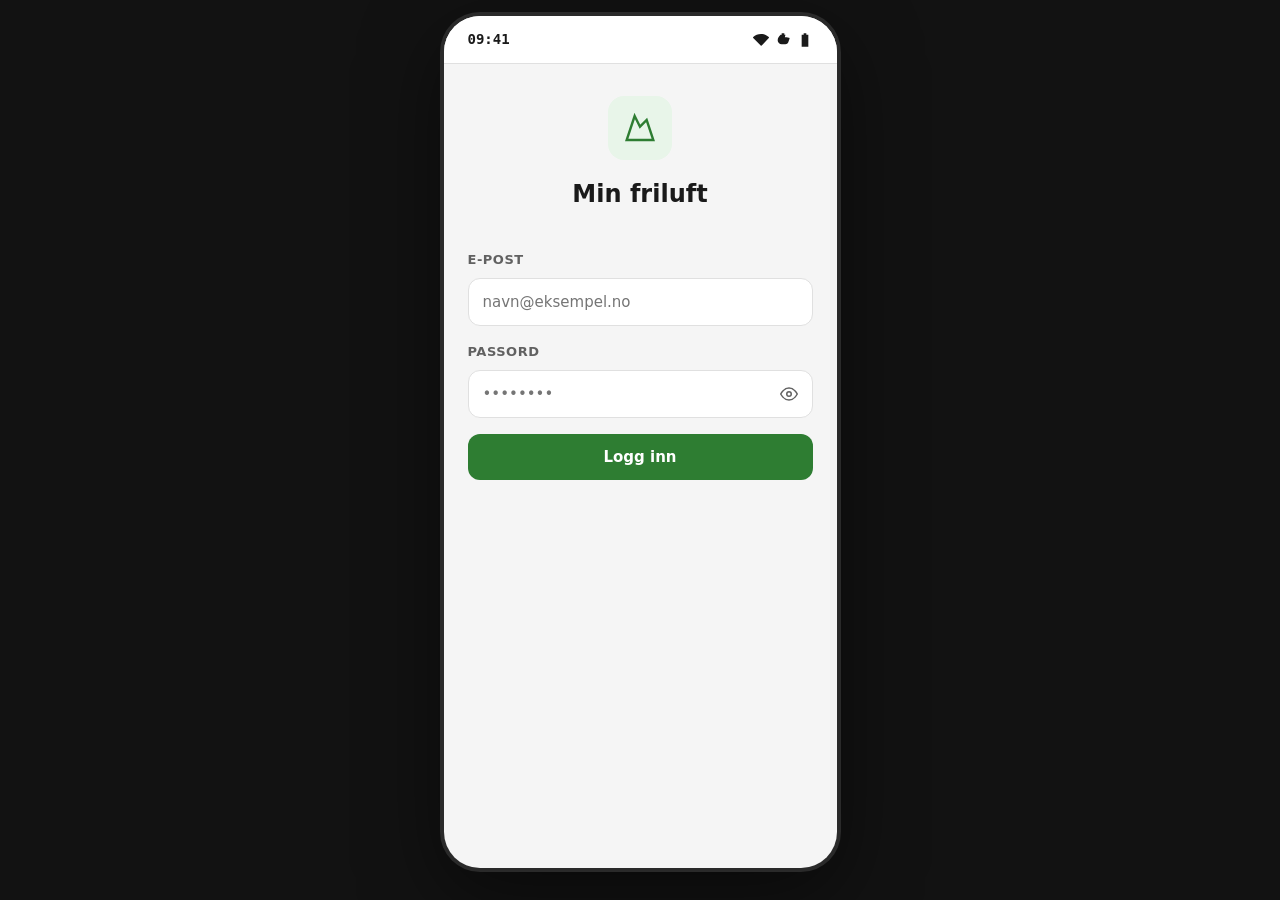
<file: index.html>
<!doctype html>
<html lang="nb">
  <head>
    <meta charset="UTF-8" />
    <meta name="viewport" content="width=device-width, initial-scale=1.0" />
    <title>Min friluft</title>
    <link rel="stylesheet" href="css/style.css" />
  </head>
  <body>
    <main id="app"></main>

    <script src="js/model.js"></script>
    <script src="js/common.js"></script>

    <script src="js/loginPageView.js"></script>
    <script src="js/loginPageController.js"></script>
    <script src="js/tripsPageView.js"></script>
    <script src="js/tripsPageController.js"></script>
    <script src="js/notesPageView.js"></script>
    <script src="js/notesPageController.js"></script>
    <script src="js/searchPageView.js"></script>
    <script src="js/searchPageController.js"></script>
    <script src="js/settingsPageView.js"></script>
    <script src="js/settingsPageController.js"></script>

    <script>
      // BRUKERHANDLING → CONTROLLER → MODELLENDRING → updateView() → NY HTML
      function updateView() {
        if (model.app.currentPage === "loginPage") {
          updateViewLoginPage();
        } else if (model.app.currentPage === "tripsPage") {
          updateViewTripsPage();
        } else if (model.app.currentPage === "tripViewPage") {
          updateViewTripViewPage();
        } else if (model.app.currentPage === "newTripPage") {
          updateViewNewTripPage();
        } else if (model.app.currentPage === "editTripPage") {
          updateViewEditTripPage();
        } else if (model.app.currentPage === "notesPage") {
          updateViewNotesPage();
        } else if (model.app.currentPage === "editNotePage") {
          updateViewEditNotesPage();
        } else if (model.app.currentPage === "noteViewPage") {
          updateViewNoteViewPage();
        } else if (model.app.currentPage === "searchPage") {
          updateViewSearchPage();
        } else if (model.app.currentPage === "settingsPage") {
          updateViewSettingsPage();
        }
      }

      updateView();
    </script>
  </body>
</html>
</file>
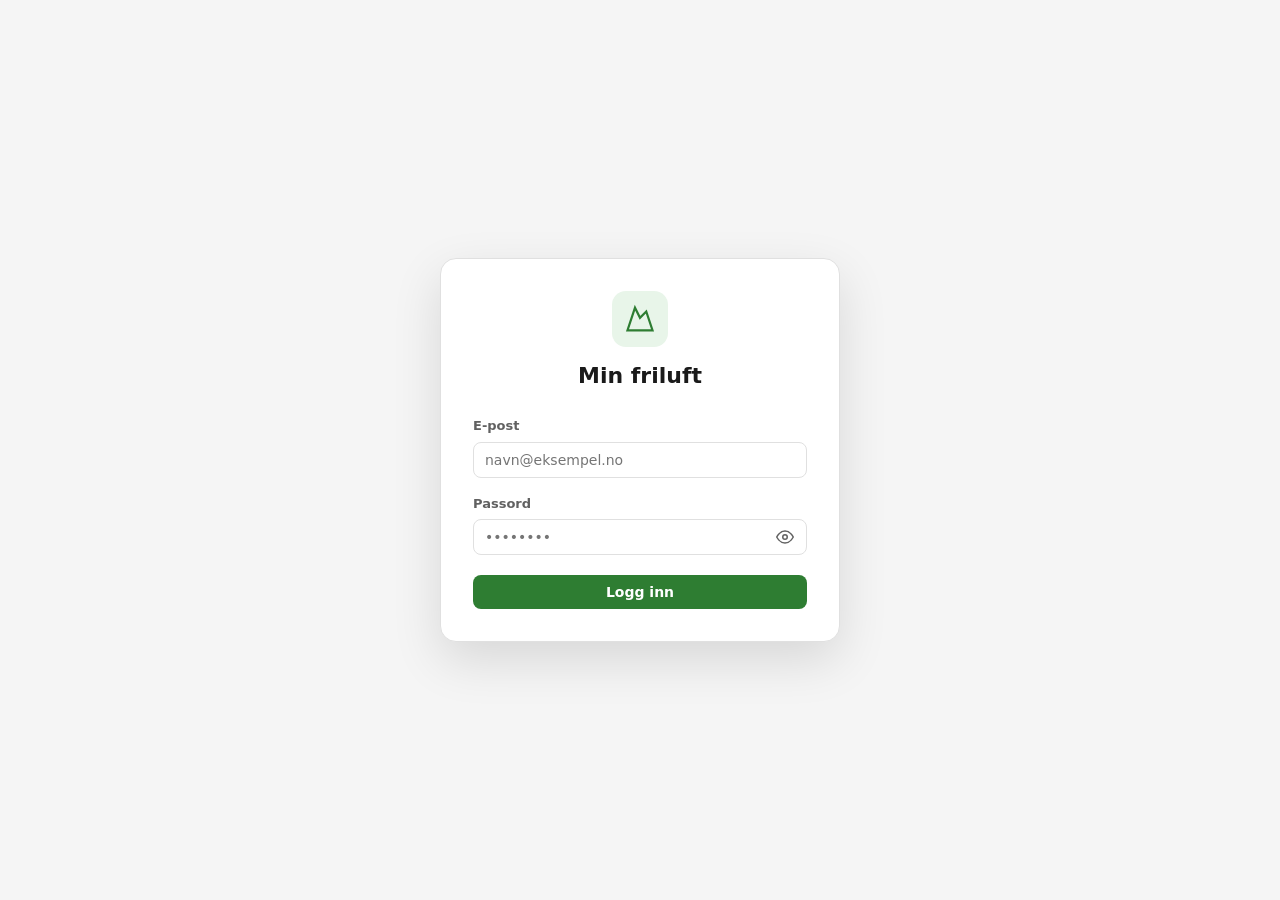
<file: index-desktop.html>
<!doctype html>
<html lang="nb">
  <head>
    <meta charset="UTF-8" />
    <meta name="viewport" content="width=device-width, initial-scale=1.0" />
    <title>Min friluft – desktop</title>
    <link rel="stylesheet" href="css/desktop.css" />
  </head>
  <body>
    <main id="app"></main>

    <script src="js/model.js"></script>
    <script src="js/common.js"></script>

    <script src="js/desktopPageView.js"></script>
    <script src="js/desktopPageController.js"></script>

    <script>
      // BRUKERHANDLING → CONTROLLER → MODELLENDRING → updateView() → NY HTML
      function updateView() {
        if (model.app.currentPage === "loginPage") {
          updateViewDesktopLoginPage();
        } else if (model.app.currentPage === "homePage") {
          updateViewDesktopHomePage();
        } else if (model.app.currentPage === "tripsPage") {
          updateViewDesktopTripsPage();
        } else if (model.app.currentPage === "tripViewPage") {
          updateViewDesktopTripViewPage();
        } else if (model.app.currentPage === "newTripPage") {
          updateViewDesktopNewTripPage();
        } else if (model.app.currentPage === "editTripPage") {
          updateViewDesktopEditTripPage();
        } else if (model.app.currentPage === "notesPage") {
          updateViewDesktopNotesPage();
        } else if (model.app.currentPage === "noteViewPage") {
          updateViewDesktopNoteViewPage();
        } else if (model.app.currentPage === "newNotePage") {
          updateViewDesktopNewNotePage();
        } else if (model.app.currentPage === "editNotePage") {
          updateViewDesktopEditNotePage();
        } else if (model.app.currentPage === "searchPage") {
          updateViewDesktopSearchPage();
        } else if (model.app.currentPage === "settingsPage") {
          updateViewDesktopSettingsPage();
        }
      }

      updateView();
    </script>
  </body>
</html>
</file>
<file: css/style.css>
/* ==========================================================================
   Min friluft – stylesheet

   Struktur:
   1. Tokens
   2. Reset og grunnleggende body
   3. Skall (phone-frame, status-bar, topptekst, bunnnavigasjon)
   4. Felles komponenter (kort, knapper, chips, mikrofon, dialoger)
   5. Sidespesifikke regler (scope: .page-<skjerm>)
   ========================================================================== */

/* 1. Tokens ================================================================ */

:root {
  --bg: #f5f5f5;
  --surface: #ffffff;
  --fg: #1a1a1a;
  --muted: #616161;
  --border: #e0e0e0;
  --accent: #2e7d32;
  --accent-dark: #1b5e20;
  --accent-soft: #e8f5e9;
  --danger: #c62828;
  --danger-dark: #b71c1c;
  --danger-soft: #ffebee;
  --font-display: "Inter", system-ui, -apple-system, sans-serif;
  --font-body: "Inter", system-ui, -apple-system, sans-serif;
  --font-mono: "JetBrains Mono", ui-monospace, monospace;
  --radius: 12px;
}

/* 2. Reset og grunnleggende body ============================================ */

*,
*::before,
*::after {
  box-sizing: border-box;
}

body {
  margin: 0;
  background: #121212;
  color: var(--fg);
  font-family: var(--font-body);
  font-size: 16px;
  line-height: 1.5;
  -webkit-font-smoothing: antialiased;
  /* min-height + safe center: er vinduet lavere enn telefonrammen,
     kan brukeren rulle siden istedenfor at bunnen blir klippet bort. */
  min-height: 100vh;
  overflow: auto;
  display: flex;
  justify-content: safe center;
  padding: 16px;
}

:focus-visible {
  outline: 2px solid var(--accent);
  outline-offset: 2px;
}

/* 3. Skall ================================================================= */

/* Telefonramme */
.phone-frame {
  width: 393px;
  height: 852px;
  background: var(--bg);
  border-radius: 36px;
  overflow: hidden;
  position: relative;
  display: flex;
  flex-direction: column;
  box-shadow:
    0 0 0 4px #2a2a2a,
    0 24px 80px rgba(0, 0, 0, 0.5);
}

/* Statuslinje */
.status-bar {
  height: 48px;
  flex-shrink: 0;
  background: var(--surface);
  display: flex;
  align-items: center;
  justify-content: space-between;
  padding: 0 24px;
  font-size: 14px;
  font-weight: 600;
  border-bottom: 1px solid var(--border);
}

.status-bar .time {
  font-family: var(--font-mono);
}

.status-icons {
  display: flex;
  gap: 6px;
  align-items: center;
}

/* SVG-ikoner */
.svg-display {
    display: inline-block;
    background-color: currentColor;
}

.svg-size-16 {
    width: 16px;
    height: 16px;
}

.svg-size-18 {
    width: 18px;
    height: 18px;
}

.svg-size-20 {
    width: 20px;
    height: 20px;
}

.svg-size-24 {
  width: 24px;
  height: 24px;
}
.status-icons span {
  display: flex;
  gap: 6px;
  align-items: center;
}

.svg-wifi {
    mask: url("../svg/wifi.svg") center / contain no-repeat;
    -webkit-mask: url("../svg/wifi.svg") center / contain no-repeat;
}

.svg-5g {
    mask: url("../svg/5g.svg") center / contain no-repeat;
    -webkit-mask: url("../svg/5g.svg") center / contain no-repeat;
}

.svg-battery {
    mask: url("../svg/battery.svg") center / contain no-repeat;
    -webkit-mask: url("../svg/battery.svg") center / contain no-repeat;
}


/* Topptekst: standard er blokk-varianten (tittel + valgfri undertekst) */
.app-header {
  background: var(--surface);
  padding: 16px 20px 12px;
  flex-shrink: 0;
  border-bottom: 1px solid var(--border);
}

.app-header h1 {
  font-size: 22px;
  font-weight: 700;
  margin: 0 0 4px;
}

.app-header p {
  color: var(--muted);
  font-size: 13px;
  margin: 0;
}

/* Topptekst med tilbakeknapp / handlinger i samme rad */
.app-header--actions {
  display: flex;
  align-items: center;
  gap: 8px;
  padding: 12px 16px;
}

.app-header--actions h1 {
  font-size: 18px;
  font-weight: 600;
  margin: 0;
}

.app-header--compact {
  display: flex;
  align-items: center;
  gap: 12px;
  padding: 12px 20px;
}

.app-header--compact h1 {
  font-size: 18px;
  font-weight: 600;
  margin: 0;
}

.back-btn {
  width: 44px;
  height: 44px;
  display: grid;
  place-items: center;
  cursor: pointer;
  border-radius: 50%;
  transition: background 0.15s;
  flex-shrink: 0;
  margin-left: -4px;
  text-decoration: none;
  color: inherit;
}

.back-btn:hover {
  background: var(--bg);
}

.svg-back {
    display: inline-block;
    width: 20px;
    height: 20px;

    background-color: currentColor;

    mask: url("../svg/back.svg") center / contain no-repeat;
    -webkit-mask: url("../svg/back.svg") center / contain no-repeat;
}

.header-actions {
  display: flex;
  gap: 8px;
  margin-left: auto;
}

.icon-btn {
  width: 44px;
  height: 44px;
  display: grid;
  place-items: center;
  cursor: pointer;
  border-radius: 50%;
  transition: background 0.15s;
  background: none;
  border: none;
}

.icon-btn:hover {
  background: var(--bg);
}

.icon-btn svg {
  width: 20px;
  height: 20px;
  color: var(--fg);
}

.svg-edit {
    mask: url("../svg/edit.svg") center / contain no-repeat;
    -webkit-mask: url("../svg/edit.svg") center / contain no-repeat;
}

.svg-dots {
    mask: url("../svg/dots.svg") center / contain no-repeat;
    -webkit-mask: url("../svg/dots.svg") center / contain no-repeat;
}

.svg-duplicate {
    mask: url("../svg/duplicate.svg") center / contain no-repeat;
    -webkit-mask: url("../svg/duplicate.svg") center / contain no-repeat;
}

.svg-trash {
    mask: url("../svg/trash.svg") center / contain no-repeat;
    -webkit-mask: url("../svg/trash.svg") center / contain no-repeat;
}

/* Rullbart innhold */
.content {
  flex: 1;
  min-height: 0;
  overflow-y: auto;
  padding: 16px 20px 100px;
}

.section-title {
  font-size: 13px;
  font-weight: 600;
  color: var(--muted);
  text-transform: uppercase;
  letter-spacing: 0.05em;
  margin: 0 0 12px;
}

.empty-text {
  font-size: 14px;
  color: var(--muted);
  margin: 0 0 12px;
}

/* Bunnnavigasjon */
.bottom-nav {
  position: absolute;
  bottom: 0;
  left: 0;
  right: 0;
  height: 72px;
  background: var(--surface);
  border-top: 1px solid var(--border);
  display: flex;
  justify-content: space-around;
  align-items: center;
  padding-bottom: 8px;
  flex-shrink: 0;
}

.nav-item {
  display: flex;
  flex-direction: column;
  align-items: center;
  gap: 4px;
  color: var(--muted);
  text-decoration: none;
  font-size: 11px;
  cursor: pointer;
}

.nav-item.active {
  color: var(--accent);
}

.nav-item span {
  font-weight: 500;
}

.bottom-nav :focus-visible {
  outline-offset: -4px;
}

.svg-home {
  mask: url("../svg/home.svg") center / contain no-repeat;
  -webkit-mask: url("../svg/home.svg") center / contain no-repeat;
}

.svg-notes {
  mask: url("../svg/notes.svg") center / contain no-repeat;
  -webkit-mask: url("../svg/notes.svg") center / contain no-repeat;
}

.svg-search {
  mask: url("../svg/search.svg") center / contain no-repeat;
  -webkit-mask: url("../svg/search.svg") center / contain no-repeat;
}

.svg-settings {
  mask: url("../svg/settings.svg") center / contain no-repeat;
  -webkit-mask: url("../svg/settings.svg") center / contain no-repeat;
}

/* Flyteknapp */
 .floating-action {
  position: absolute;
  bottom: 108px;
  right: 20px;
  width: 56px;
  height: 56px;
  background: var(--accent);
  border-radius: 50%;
  display: grid;
  place-items: center;
  box-shadow: 0 4px 16px rgba(46, 125, 50, 0.35);
  cursor: pointer;
}

.svg-float{
  width: 56px;
  height: 56px;
  background-color: white;

  mask: url("../svg/float.svg") center / contain no-repeat;
  -webkit-mask: url("../svg/float.svg") center / contain no-repeat;
}

/* 4. Felles komponenter ==================================================== */

/* Turkort */
.trip-list {
  display: flex;
  flex-direction: column;
  gap: 12px;
}

.trip-card {
  background: var(--surface);
  border-radius: var(--radius);
  padding: 16px;
  border: 1px solid var(--border);
}

.trip-card-header {
  display: flex;
  justify-content: space-between;
  align-items: flex-start;
  margin-bottom: 8px;
}

.trip-type {
  font-size: 12px;
  font-weight: 600;
  color: var(--accent);
  text-transform: uppercase;
  letter-spacing: 0.04em;
  font-family: var(--font-mono);
}

.trip-date {
  font-size: 12px;
  color: var(--muted);
  font-family: var(--font-mono);
}

.trip-card h3 {
  font-size: 16px;
  font-weight: 600;
  margin: 0 0 4px;
}

.trip-card .location {
  font-size: 13px;
  color: var(--muted);
  display: flex;
  align-items: center;
  gap: 4px;
  margin: 0 0 10px;
}

.trip-card .location svg {
  width: 14px;
  height: 14px;
}

.svg-geotag {
    display: inline-block;
    width: 14px;
    height: 14px;
    background-color: currentcolor;

    mask: url("../svg/geotag.svg") center / contain no-repeat;
    -webkit-mask: url("../svg/geotag.svg") center / contain no-repeat;
}


.trip-images {
  display: flex;
  gap: 8px;
}

.img-placeholder {
  width: 64px;
  height: 64px;
  background: linear-gradient(135deg, var(--accent-soft), #f0f0f0);
  border-radius: 8px;
  border: 1px solid var(--border);
  display: flex;
  align-items: center;
  justify-content: center;
  font-size: 10px;
  color: var(--muted);
  font-family: var(--font-mono);
}

.trip-preview {
  font-size: 13px;
  color: var(--muted);
  margin: 10px 0 0;
  line-height: 1.5;
}

/* Etiketter */
.tag {
  display: inline-flex;
  align-items: center;
  padding: 3px 8px;
  border: 1px solid var(--border);
  border-radius: 12px;
  font-size: 11px;
  color: var(--muted);
}

/* Knapper */
.btn {
  flex: 1;
  padding: 14px 20px;
  border-radius: var(--radius);
  font-size: 15px;
  font-weight: 600;
  font-family: var(--font-body);
  cursor: pointer;
  transition: all 0.15s;
  border: none;
}

.btn-secondary {
  background: var(--surface);
  color: var(--fg);
  border: 1px solid var(--border);
}

.btn-secondary:hover {
  border-color: var(--fg);
}

.btn-primary {
  background: var(--accent);
  color: white;
}

.btn-primary:hover {
  background: var(--accent-dark);
}

.btn:active {
  transform: scale(0.98);
}

/* Bunnbar med knapper */
.btn-group,
.action-bar {
  flex: none;
  display: flex;
  gap: 12px;
  padding: 12px 16px calc(12px + env(safe-area-inset-bottom, 0px));
  background: var(--surface);
  border-top: 1px solid var(--border);
}

/* Chips */
.chip {
  display: inline-flex;
  align-items: center;
  padding: 6px 12px;
  border: 1px solid var(--border);
  border-radius: 20px;
  font-size: 13px;
  font-weight: 500;
  color: var(--muted);
  background: var(--surface);
  cursor: pointer;
  user-select: none;
  transition: all 0.15s;
}

.chip.selected {
  background: var(--accent-soft);
  border-color: var(--accent);
  color: var(--accent);
}

.page-note-form .chip:active {
  opacity: 0.7;
}

.tag-chips {
  display: flex;
  gap: 8px;
  flex-wrap: wrap;
}

/* Mikrofonknapp */
.textarea-wrap {
  position: relative;
}

.textarea-wrap .textarea,
.textarea-wrap textarea {
  padding-right: 52px;
}

.mic-btn {
  position: absolute;
  right: 8px;
  bottom: 8px;
  width: 36px;
  height: 36px;
  display: grid;
  place-items: center;
  border: 1px solid var(--border);
  border-radius: 50%;
  background: var(--surface);
  color: var(--muted);
  cursor: pointer;
  transition: all 0.15s;
}

.mic-btn svg {
  width: 18px;
  height: 18px;
}

.mic-btn:hover {
  color: var(--accent);
  border-color: var(--accent);
}

.mic-btn.recording {
  background: var(--accent);
  border-color: var(--accent);
  color: #fff;
  animation: mic-pulse 1.2s ease-in-out infinite;
}

.mic-btn.unavailable {
  opacity: 0.4;
  cursor: not-allowed;
}

.mic-status {
  font-size: 12px;
  color: var(--muted);
}

@keyframes mic-pulse {
  0%,
  100% {
    box-shadow: 0 0 0 0 rgba(46, 125, 50, 0.45);
  }
  50% {
    box-shadow: 0 0 0 8px rgba(46, 125, 50, 0);
  }
}

/* 5. Sidespesifikke regler ================================================= */

/* --- Oversikt (index.html) ------------------------------------------------ */

.page-index {
  height: auto;
  min-height: 100vh;
  overflow: auto;
  background: var(--bg);
  display: block;
}

.page-index .container {
  max-width: 480px;
  margin: 0 auto;
  padding: 24px 16px;
}

.page-index .header {
  text-align: center;
  padding: 40px 0 32px;
}

.page-index .header h1 {
  font-size: 24px;
  font-weight: 600;
  margin: 0 0 8px;
}

.page-index .header p {
  color: var(--muted);
  font-size: 14px;
  margin: 0;
}

.screen-grid {
  display: flex;
  flex-direction: column;
  gap: 12px;
}

.screen-card {
  display: block;
  background: var(--surface);
  border: 1px solid var(--border);
  border-radius: var(--radius);
  padding: 20px;
  text-decoration: none;
  color: inherit;
  transition:
    border-color 0.15s,
    box-shadow 0.15s;
}

.screen-card:hover {
  border-color: var(--accent);
  box-shadow: 0 2px 8px rgba(0, 0, 0, 0.06);
}

.screen-card-inner {
  display: flex;
  align-items: center;
  gap: 16px;
}

.screen-icon {
  width: 48px;
  height: 48px;
  background: var(--accent-soft);
  border-radius: 10px;
  display: grid;
  place-items: center;
  flex-shrink: 0;
}

.screen-icon svg {
  width: 24px;
  height: 24px;
  color: var(--accent);
}

.screen-info h2 {
  font-size: 16px;
  font-weight: 600;
  margin: 0 0 4px;
}

.screen-info p {
  font-size: 13px;
  color: var(--muted);
  margin: 0;
}

.screen-arrow {
  margin-left: auto;
  color: var(--muted);
}

.wireframe-note {
  text-align: center;
  padding: 16px;
  color: var(--muted);
  font-size: 12px;
  font-family: var(--font-mono);
}

/* --- Hjem ---------------------------------------------------------------- */

.page-home .app-header h1 {
  margin: 0;
}

.page-home .app-header {
  padding: 16px 20px 12px;
}

/* --- Søk ----------------------------------------------------------------- */

.page-search .app-header h1 {
  margin: 0 0 12px;
}

.search-box {
  display: flex;
  align-items: center;
  gap: 10px;
  background: var(--bg);
  border: 1px solid var(--border);
  border-radius: 24px;
  padding: 10px 16px;
}

.search-box svg {
  width: 20px;
  height: 20px;
  color: var(--muted);
  flex-shrink: 0;
}



.search-box input {
  flex: 1;
  border: none;
  background: transparent;
  font: inherit;
  font-size: 15px;
  color: var(--fg);
  outline: none;
  appearance: none;
}

/* Skjul nettleserens egen nullstillingsknapp på type="search" */
.search-box input::-webkit-search-cancel-button,
.search-box input::-webkit-search-decoration {
  appearance: none;
  display: none;
}

.search-box input::placeholder {
  color: var(--muted);
}

.search-btn {
  flex-shrink: 0;
  width: 36px;
  height: 36px;
  display: grid;
  place-items: center;
  border: none;
  border-radius: 50%;
  background: var(--accent);
  cursor: pointer;
  transition: background 0.15s;
}

.search-btn:hover {
  background: var(--accent-dark);
}

.search-btn:active {
  transform: scale(0.94);
}

.search-btn svg {
  width: 18px;
  height: 18px;
  color: #fff;
  flex-shrink: 0;
}

.svg-arrow {
    display: inline-block;
    width: 18px;
    height: 18px;
    background-color: white;
  
    mask: url("../svg/arrow.svg") center / contain no-repeat;
    -webkit-mask: url("../svg/arrow.svg") center / contain no-repeat;  
}


/* Kun for skjermlesere */
.sr-only {
  position: absolute;
  width: 1px;
  height: 1px;
  padding: 0;
  margin: -1px;
  overflow: hidden;
  clip: rect(0, 0, 0, 0);
  white-space: nowrap;
  border: 0;
}

.filter-section {
  margin-bottom: 20px;
}

.filter-title {
  font-size: 13px;
  font-weight: 600;
  color: var(--muted);
  text-transform: uppercase;
  letter-spacing: 0.05em;
  margin: 0 0 10px;
}

.filter-chips {
  display: flex;
  flex-wrap: wrap;
  gap: 8px;
}

.filter-row {
  display: flex;
  gap: 12px;
}

.filter-field {
  flex: 1;
  min-width: 0;
}

.filter-select {
  width: 100%;
  padding: 10px 32px 10px 12px;
  border: 1px solid var(--border);
  border-radius: 10px;
  background: var(--surface);
  color: var(--fg);
  font-family: var(--font-body);
  font-size: 14px;
  cursor: pointer;
  appearance: none;
  background-image: url("data:image/svg+xml,%3Csvg xmlns='http://www.w3.org/2000/svg' width='16' height='16' viewBox='0 0 24 24' fill='none' stroke='%23616161' stroke-width='2'%3E%3Cpath d='M6 9l6 6 6-6'/%3E%3C/svg%3E");
  background-repeat: no-repeat;
  background-position: right 10px center;
  transition: border-color 0.15s;
}

.filter-select:focus {
  outline: none;
  border-color: var(--accent);
}

.filter-chip {
  padding: 11px 16px;
  min-height: 44px;
  border: 1px solid var(--border);
  border-radius: 22px;
  font-family: var(--font-body);
  font-size: 13px;
  font-weight: 500;
  color: var(--fg);
  cursor: pointer;
  transition: all 0.15s;
  background: var(--surface);
}

.filter-chip:active {
  transform: scale(0.97);
}

.filter-chip:hover {
  border-color: var(--accent);
}

.filter-chip.active {
  background: var(--accent-soft);
  border-color: var(--accent);
  color: var(--accent);
}

.results-title {
  font-size: 13px;
  font-weight: 600;
  color: var(--muted);
  text-transform: uppercase;
  letter-spacing: 0.05em;
  margin: 0 0 12px;
}

.results-count {
  font-size: 13px;
  color: var(--muted);
  margin: 0 0 16px;
}

.page-search .trip-card-header {
  align-items: center;
  margin-bottom: 6px;
}

.page-search .trip-date {
  font-size: 11px;
}

.page-search .trip-card .location {
  margin: 0;
}

.page-search .trip-card .location svg {
  width: 12px;
  height: 12px;
}

.match-highlight {
  background: var(--accent-soft);
  padding: 0 2px;
  border-radius: 2px;
}

/* --- Notater (tur-logg.html) --------------------------------------------- */

.note-card {
  background: var(--surface);
  border: 1px solid var(--border);
  border-radius: var(--radius);
  padding: 16px;
  margin-bottom: 12px;
}

/* Notatloggen: kortene er lenker til notat-detaljer.html */
a.note-card {
  display: block;
  text-decoration: none;
  color: inherit;
  transition: all 0.15s;
}

a.note-card:hover {
  border-color: var(--accent);
  box-shadow: 0 4px 14px rgba(46, 125, 50, 0.1);
}

.note-card-header {
  display: flex;
  justify-content: space-between;
  align-items: flex-start;
  margin-bottom: 8px;
}

.note-date {
  font-size: 12px;
  color: var(--muted);
  font-family: var(--font-mono);
}

.note-card h2 {
  font-size: 16px;
  font-weight: 600;
  margin: 0 0 8px;
}

.note-card p {
  font-size: 14px;
  color: var(--muted);
  margin: 0;
  line-height: 1.55;
}

.note-card .tags {
  display: flex;
  gap: 6px;
  margin-top: 10px;
  flex-wrap: wrap;
}

/* --- Registrer tur (registrer-tur.html) ---------------------------------- */

.form-content {
  flex: 1;
  min-height: 0;
  overflow-y: auto;
  padding: 16px;
}

.form-group {
  margin-bottom: 16px;
}

.form-group label {
  display: block;
  font-size: 13px;
  font-weight: 600;
  color: var(--muted);
  text-transform: uppercase;
  letter-spacing: 0.04em;
  margin-bottom: 8px;
}

.form-row {
  display: flex;
  gap: 12px;
}

.form-row .form-group {
  flex: 1;
}

.input,
.textarea,
.select {
  width: 100%;
  padding: 12px 14px;
  border: 1px solid var(--border);
  border-radius: var(--radius);
  background: var(--surface);
  color: var(--fg);
  font: inherit;
  font-size: 15px;
  transition: border-color 0.15s;
}

.input:focus,
.textarea:focus,
.select:focus {
  outline: none;
  border-color: var(--accent);
}

.textarea {
  min-height: 95px;
  resize: vertical;
}

.select {
  cursor: pointer;
  appearance: none;
  background-image: url("data:image/svg+xml,%3Csvg xmlns='http://www.w3.org/2000/svg' width='16' height='16' viewBox='0 0 24 24' fill='none' stroke='%23616161' stroke-width='2'%3E%3Cpath d='M6 9l6 6 6-6'/%3E%3C/svg%3E");
  background-repeat: no-repeat;
  background-position: right 12px center;
  padding-right: 36px;
}

.image-upload {
  border: 2px dashed var(--border);
  border-radius: var(--radius);
  padding: 16px;
  text-align: center;
  cursor: pointer;
  transition: border-color 0.15s;
}

.image-upload:hover {
  border-color: var(--accent);
}

.image-upload svg {
  width: 28px;
  height: 28px;
  color: var(--muted);
  margin-bottom: 4px;
}

.image-upload p {
  font-size: 13px;
  color: var(--muted);
  margin: 0;
}

.image-upload span {
  font-size: 11px;
  color: var(--muted);
}

.page-trip-form .mic-status {
  margin: 6px 0 0;
}

/* --- Turdetaljer (tur-detaljer.html) ------------------------------------- */

.page-trip-detail .app-header--actions h1 {
  flex: 1;
}

.detail-content {
  flex: 1;
  min-height: 0;
  /* Bunnnavigasjonen ligger absolutt over innholdet, så vi trenger
     luft under siste avsnitt, ellers havner slutten av teksten bak navigasjonen. */
  overflow-y: auto;
  padding: 0 0 100px;
}

.hero-image {
  width: 100%;
  height: 220px;
  background: linear-gradient(135deg, var(--accent-soft), #e0e0e0);
  display: grid;
  place-items: center;
  font-size: 12px;
  color: var(--muted);
  font-family: var(--font-mono);
}

.detail-section {
  padding: 20px;
  border-bottom: 1px solid var(--border);
}

.detail-section:last-child {
  border-bottom: none;
}

.trip-meta {
  display: flex;
  gap: 12px;
  margin-bottom: 12px;
}

.meta-chip {
  display: inline-flex;
  align-items: center;
  gap: 4px;
  padding: 4px 10px;
  background: var(--accent-soft);
  color: var(--accent);
  border-radius: 16px;
  font-size: 12px;
  font-weight: 600;
  font-family: var(--font-mono);
}

.meta-chip svg {
  width: 12px;
  height: 12px;
}

.detail-section h2 {
  font-size: 18px;
  font-weight: 700;
  margin: 0 0 8px;
}

.location-row {
  display: flex;
  align-items: center;
  gap: 6px;
  color: var(--muted);
  font-size: 14px;
  margin-bottom: 16px;
}

.location-row svg {
  width: 16px;
  height: 16px;
}

.notes-text {
  font-size: 15px;
  line-height: 1.65;
  color: var(--fg);
  margin: 0 0 12px 0;
}

.image-gallery {
  display: flex;
  gap: 10px;
  overflow-x: auto;
  padding-bottom: 4px;
}

.image-gallery::-webkit-scrollbar {
  display: none;
}

.gallery-img {
  width: 100px;
  height: 100px;
  flex-shrink: 0;
  background: linear-gradient(135deg, var(--accent-soft), #e0e0e0);
  border-radius: 10px;
  border: 1px solid var(--border);
  display: grid;
  place-items: center;
  font-size: 10px;
  color: var(--muted);
  font-family: var(--font-mono);
}

/* Overleggsmeny */
.menu-wrap {
  position: relative;
}

.menu {
  position: absolute;
  top: calc(100% + 6px);
  right: 0;
  min-width: 180px;
  background: var(--surface);
  border: 1px solid var(--border);
  border-radius: var(--radius);
  box-shadow: 0 8px 24px rgba(0, 0, 0, 0.12);
  padding: 6px;
  z-index: 20;
}

.menu[hidden] {
  display: none;
}

.menu-item {
  display: flex;
  align-items: center;
  gap: 10px;
  width: 100%;
  padding: 12px;
  border: none;
  border-radius: 8px;
  background: none;
  color: var(--fg);
  font-family: var(--font-body);
  font-size: 14px;
  font-weight: 500;
  text-align: left;
  cursor: pointer;
  transition: background 0.15s;
}

.menu-item svg {
  width: 18px;
  height: 18px;
  flex-shrink: 0;
}

.menu-item:hover {
  background: var(--bg);
}

.menu-item.danger {
  color: var(--danger);
}

.menu-item.danger:hover {
  background: var(--danger-soft);
}

.menu-divider {
  height: 1px;
  background: var(--border);
  margin: 6px 0;
}

/* Dialog */
.dialog-backdrop {
  position: absolute;
  inset: 0;
  background: rgba(0, 0, 0, 0.45);
  display: grid;
  place-items: center;
  padding: 24px;
  z-index: 30;
}

.dialog-backdrop[hidden] {
  display: none;
}

.dialog {
  width: 100%;
  background: var(--surface);
  border-radius: 16px;
  padding: 20px;
  box-shadow: 0 12px 32px rgba(0, 0, 0, 0.24);
}

.dialog-title {
  font-size: 17px;
  font-weight: 700;
  margin: 0 0 8px;
}

.dialog-text {
  font-size: 14px;
  color: var(--muted);
  margin: 0 0 20px;
  line-height: 1.55;
}

.dialog-actions {
  display: flex;
  gap: 10px;
}

.dialog-btn {
  flex: 1;
  padding: 13px 16px;
  border-radius: var(--radius);
  border: 1px solid var(--border);
  background: var(--surface);
  color: var(--fg);
  font-family: var(--font-body);
  font-size: 15px;
  font-weight: 600;
  cursor: pointer;
  transition: all 0.15s;
}

.dialog-btn:hover {
  border-color: var(--fg);
}

.dialog-btn.danger {
  background: var(--danger);
  border-color: var(--danger);
  color: #fff;
}

.dialog-btn.danger:hover {
  background: var(--danger-dark);
}

.dialog-btn:active {
  transform: scale(0.98);
}

/* --- Nytt notat (nytt-notat.html) ---------------------------------------- */

.page-note-form .app-header--actions h1 {
  font-size: 20px;
  font-weight: 700;
}

.form-body {
  flex: 1;
  overflow-y: auto;
  /* padding: 20px; */
  display: flex;
  flex-direction: column;
  gap: 20px;
}

.field {
  display: flex;
  flex-direction: column;
  gap: 6px;
}

.field label,
.tags-field label {
  font-size: 12px;
  font-weight: 600;
  color: var(--muted);
  text-transform: uppercase;
  letter-spacing: 0.05em;
}

.field input,
.field textarea {
  width: 100%;
  border: 1px solid var(--border);
  border-radius: var(--radius);
  padding: 12px 14px;
  font-family: var(--font-body);
  font-size: 15px;
  background: var(--surface);
  color: var(--fg);
  outline: none;
  transition: border-color 0.15s;
}

.field input:focus,
.field textarea:focus {
  border-color: var(--accent);
}

.field textarea {
  resize: none;
  min-height: 160px;
  line-height: 1.6;
}

.field input::placeholder,
.field textarea::placeholder {
  color: #bdbdbd;
}

.tags-field {
  display: flex;
  flex-direction: column;
  gap: 6px;
}

.page-note-form .mic-status {
  margin: 0;
}

/* --- Innstillinger (innstillinger.html) ----------------------------------- */

.page-settings .phone-frame {
  --zoom: 1;
  width: calc(393px / var(--zoom));
  height: calc(852px / var(--zoom));
  zoom: var(--zoom);
}

.page-settings .content {
  padding-bottom: 80px;
}

.manager-section {
  margin-bottom: 28px;
}

.manager-section h2 {
  font-size: 13px;
  font-weight: 600;
  color: var(--muted);
  text-transform: uppercase;
  letter-spacing: 0.06em;
  margin: 0 0 12px;
}

.section-card {
  background: var(--surface);
  border: 1px solid var(--border);
  border-radius: var(--radius);
  overflow: hidden;
}

.size-options {
  display: flex;
  gap: 8px;
  padding: 14px;
}

.size-option {
  flex: 1;
  display: flex;
  flex-direction: column;
  align-items: center;
  justify-content: center;
  gap: 2px;
  padding: 10px 4px;
  border: 1px solid var(--border);
  border-radius: 10px;
  background: var(--surface);
  cursor: pointer;
  transition: all 0.15s;
  font-family: inherit;
  color: var(--fg);
}

.size-option:hover {
  border-color: var(--accent);
}

.size-option.selected {
  background: var(--accent-soft);
  border-color: var(--accent);
  color: var(--accent);
}

.size-option .glyph {
  font-weight: 700;
  line-height: 1;
}

.size-option .name {
  font-size: 10px;
  color: var(--muted);
}

.size-option.selected .name {
  color: var(--accent);
}

.size-preview {
  padding: 14px;
  border-top: 1px solid var(--border);
  background: #fafafa;
  font-size: 14px;
  color: var(--fg);
}

.size-preview span {
  color: var(--muted);
}

.tag-list {
  display: flex;
  flex-wrap: wrap;
  gap: 8px;
  padding: 14px;
}

/* Chips her er fargede, ikke valgbare */
.page-settings .chip {
  gap: 6px;
  border: none;
  background: var(--surface);
  cursor: default;
  user-select: auto;
}

.page-settings .chip-tag {
  background: var(--accent-soft);
  color: var(--accent);
}

.page-settings .chip-type {
  background: #e3f2fd;
  color: #1565c0;
}

.page-settings .chip-county {
  background: #fff3e0;
  color: #e65100;
}

.chip .remove {
  width: 16px;
  height: 16px;
  border-radius: 50%;
  background: transparent;
  border: none;
  cursor: pointer;
  display: grid;
  place-items: center;
  font-size: 14px;
  line-height: 1;
  padding: 0;
  transition: background 0.15s;
}

.chip-tag .remove:hover {
  background: rgba(46, 125, 50, 0.2);
}

.chip-type .remove:hover {
  background: rgba(21, 101, 192, 0.15);
}

.chip-county .remove:hover {
  background: rgba(230, 81, 0, 0.15);
}

.add-row {
  display: flex;
  gap: 8px;
  padding: 10px 14px;
  border-top: 1px solid var(--border);
  background: #fafafa;
}

.add-row input {
  flex: 1;
  padding: 8px 12px;
  border: 1px solid var(--border);
  border-radius: 8px;
  font-size: 14px;
  font-family: inherit;
  background: var(--surface);
  color: var(--fg);
  outline: none;
}

.add-row input:focus {
  border-color: var(--accent);
}

.add-row input::placeholder {
  color: var(--muted);
}

.add-btn {
  padding: 8px 16px;
  background: var(--accent);
  color: white;
  border: none;
  border-radius: 8px;
  font-size: 13px;
  font-weight: 600;
  cursor: pointer;
  font-family: inherit;
  transition: background 0.15s;
}

.add-btn:hover {
  background: var(--accent-dark);
}

.add-btn:active {
  transform: scale(0.97);
}
/* Bilder: vi tegner ferdige SVG-motiver, så det er ingen filer å laste */
.hero-image,
.gallery-img,
.img-placeholder {
    overflow: hidden;
    position: relative;
}

.hero-image svg,
.gallery-img svg,
.img-placeholder svg {
    width: 100%;
    height: 100%;
    display: block;
}

.hero-image-label,
.img-placeholder-label {
    position: absolute;
    left: 6px;
    bottom: 6px;
    font-size: 10px;
    color: var(--muted);
    font-family: var(--font-mono);
    background: rgba(255, 255, 255, 0.75);
    padding: 1px 4px;
    border-radius: 4px;
}

.gallery-add {
    width: 100px;
    height: 100px;
    flex-shrink: 0;
    display: grid;
    place-items: center;
    gap: 4px;
    border: 1px dashed var(--border);
    border-radius: var(--radius);
    background: var(--surface);
    color: var(--muted);
    font-family: var(--font-body);
    font-size: 11px;
    cursor: pointer;
}

.gallery-add svg {
    width: 24px;
    height: 24px;
}

.gallery-add:hover {
    border-color: var(--accent);
    color: var(--accent);
}
/* Fjern-knapp på bilder i turskjemaet */
.gallery-img {
  position: relative;
}

.gallery-img-remove {
  position: absolute;
  top: 2px;
  right: 2px;
  width: 20px;
  height: 20px;
  border: none;
  border-radius: 50%;
  background: rgba(0, 0, 0, 0.55);
  color: #fff;
  font-size: 14px;
  line-height: 1;
  cursor: pointer;
}

.gallery-img-remove:hover {
  background: var(--danger);
}
/* Paging av bildene på turdetaljsiden */
.gallery-nav {
  display: flex;
  align-items: center;
  gap: 8px;
  margin-top: 12px;
}

.gallery-nav .btn {
  flex: 0 0 auto;
  padding: 8px 14px;
  font-size: 13px;
}

.gallery-count {
  margin-left: auto;
  font-size: 12px;
  color: var(--muted);
  font-family: var(--font-mono);
}
/* --- Notatdetaljer (notat-detaljer.html) ----------------------------------- */

.page-note-detail .app-header--actions h1 {
  flex: 1;
}

/* hidden-attributtet må vinne over display: flex på .form-body og .action-bar */
#editMode[hidden],
#actionBar[hidden] {
  display: none;
}

/* Visningsmodus */
.note-detail-head {
  display: flex;
  gap: 8px;
  flex-wrap: wrap;
  margin-bottom: 12px;
}

.note-detail-head .meta-chip {
  background: var(--bg);
  color: var(--muted);
}

.note-detail-text {
  font-size: 15px;
  line-height: 1.65;
  color: var(--fg);
  margin: 0;
  white-space: pre-wrap;
}

.note-detail-tags {
  display: flex;
  gap: 6px;
  flex-wrap: wrap;
  margin-top: 14px;
}

.note-updated {
  font-size: 12px;
  color: var(--muted);
  font-family: var(--font-mono);
  margin: 16px 0 0;
}

.svg-calendar {
    width: 12px;
    height: 12px;

    mask: url("../svg/calendar.svg") center / contain no-repeat;
    -webkit-mask: url("../svg/calendar.svg") center / contain no-repeat;
}

/* Redigeringsmodus */
.edit-mode .form-body {
  padding-bottom: 20px;
}

.edit-mode .field textarea {
  min-height: 200px;
}

.edit-mode .tag-chips .chip {
  cursor: pointer;
  user-select: none;
}

.unsaved-hint {
  display: flex;
  align-items: center;
  gap: 6px;
  font-size: 12px;
  color: var(--muted);
  margin: -6px 0 0;
}

.unsaved-hint::before {
  content: "";
  width: 8px;
  height: 8px;
  border-radius: 50%;
  background: var(--accent);
}

/* --- Innlogging (innlogging.html) ------------------------------------------ */

.page-login .login-content {
  flex: 1;
  min-height: 0;
  overflow-y: auto;
  padding: 32px 24px 24px;
  display: flex;
  flex-direction: column;
}

.login-brand {
  text-align: center;
  margin-bottom: 32px;
}

.login-logo {
  width: 64px;
  height: 64px;
  margin: 0 auto 16px;
  background: var(--accent-soft);
  border-radius: 16px;
  display: grid;
  place-items: center;
}

.login-logo svg {
  width: 32px;
  height: 32px;
  color: var(--accent);
}

.login-brand h1 {
  font-size: 24px;
  font-weight: 700;
  margin: 0 0 6px;
}

.login-brand p {
  font-size: 14px;
  color: var(--muted);
  margin: 0;
}

.login-form .form-group label {
  display: block;
  font-size: 13px;
  font-weight: 600;
  color: var(--muted);
  text-transform: uppercase;
  letter-spacing: 0.04em;
  margin-bottom: 8px;
}

.password-field {
  position: relative;
}

.password-field .input {
  padding-right: 48px;
}

.password-toggle {
  position: absolute;
  right: 4px;
  top: 4px;
  width: 40px;
  height: 40px;
  display: grid;
  place-items: center;
  border: none;
  background: none;
  border-radius: 50%;
  color: var(--muted);
  cursor: pointer;
}

.password-toggle:hover {
  color: var(--accent);
}

.password-toggle svg {
  width: 18px;
  height: 18px;
}

.password-toggle svg[hidden] {
  display: none;
}

.login-row {
  display: flex;
  align-items: center;
  justify-content: space-between;
  gap: 12px;
  margin: 4px 0 24px;
}

.checkbox {
  display: flex;
  align-items: center;
  gap: 8px;
  font-size: 14px;
  color: var(--fg);
  cursor: pointer;
  text-transform: none;
  letter-spacing: normal;
  font-weight: 400;
}

.checkbox input {
  width: 18px;
  height: 18px;
  accent-color: var(--accent);
  cursor: pointer;
}

.link {
  color: var(--accent);
  font-weight: 600;
  font-size: 14px;
  text-decoration: none;
}

.link:hover {
  text-decoration: underline;
}

.login-btn {
  display: flex;
  align-items: center;
  justify-content: center;
  gap: 10px;
  width: 100%;
  text-decoration: none;
  margin: 0;
}

.login-divider {
  position: relative;
  text-align: center;
  margin: 24px 0;
  color: var(--muted);
  font-size: 13px;
}

.login-divider::before {
  content: "";
  position: absolute;
  top: 50%;
  left: 0;
  right: 0;
  height: 1px;
  background: var(--border);
}

.login-divider span {
  position: relative;
  background: var(--bg);
  padding: 0 12px;
}

.google-icon {
  width: 18px;
  height: 18px;
}

.login-footer {
  text-align: center;
  font-size: 14px;
  color: var(--muted);
  margin: 24px 0 0;
}

.login-error {
  text-align: center;
  font-size: 13px;
  color: var(--danger);
  background: var(--danger-soft);
  border-radius: var(--radius);
  padding: 8px 12px;
  margin: 0 0 16px;
}

.login-note {
  text-align: center;
  font-size: 12px;
  color: var(--muted);
  font-family: var(--font-mono);
  margin: auto 0 0;
  padding-top: 32px;
}
</file>
<file: css/desktop.css>
/* ==========================================================================
   Min friluft – desktop stylesheet

   Dette er desktop-utgaven av appen. Den tar utgangspunkt i prototypen i
   prototype/desktop/desktop.css, og er utvidet med komponenter for de andre
   sidene: innlogging, turliste, turdetaljer, notater, søk og innstillinger.

   Struktur:
   1. Tokens
   2. Reset og grunnleggende body
   3. Toppmeny
   4. Oppsett (visning, kolonner, paneler)
   5. Knapper, skjema og felt
   6. Turer (kort, lister, detaljer)
   7. Notater
   8. Søk
   9. Innstillinger
   10. Menyer og dialoger
   11. Innlogging
   12. Responsivt
   ========================================================================== */

/* 1. Tokens ================================================================ */

:root {
  --bg: #f5f5f5;
  --surface: #ffffff;
  --fg: #1a1a1a;
  --muted: #616161;
  --border: #e0e0e0;
  --accent: #2e7d32;
  --accent-dark: #1b5e20;
  --accent-soft: #e8f5e9;
  --danger: #c62828;
  --danger-dark: #b71c1c;
  --danger-soft: #ffebee;
  --font-display: "Inter", system-ui, -apple-system, sans-serif;
  --font-body: "Inter", system-ui, -apple-system, sans-serif;
  --font-mono: "JetBrains Mono", ui-monospace, monospace;
  --radius: 12px;
  --meny-hoyde: 52px;
  --max-bredde: 1240px;
}

/* 2. Reset og grunnleggende body ============================================ */

*,
*::before,
*::after {
  box-sizing: border-box;
}

body {
  margin: 0;
  background: #f5f5f5;
  color: var(--fg);
  font-family: var(--font-body);
  font-size: 16px;
  line-height: 1.5;
  -webkit-font-smoothing: antialiased;
}

a {
  color: inherit;
}

button {
  font-family: inherit;
}

:focus-visible {
  outline: 2px solid var(--accent);
  outline-offset: 2px;
}

/* Vindu-ramme slik at skjermbildet leses som en desktop-app */
.app-frame {
  width: min(100%, 1440px);
  /*margin: 24px auto;*/
  background: var(--bg);
  min-height: 900px;
  /*border-radius: 14px;*/
  overflow: hidden;
  display: flex;
  flex-direction: column;
  /*box-shadow:
    0 0 0 1px #d5d5d5,
    0 24px 70px rgba(0, 0, 0, 0.18);*/
}

/* 3. Toppmeny ============================================================== */

.topbar {
  height: var(--meny-hoyde);
  flex-shrink: 0;
  background: var(--surface);
  border-bottom: 1px solid var(--border);
  display: flex;
  align-items: center;
  gap: 4px;
  padding: 0 16px;
}

.brand {
  display: flex;
  align-items: center;
  gap: 8px;
  font-weight: 700;
  font-size: 15px;
  text-decoration: none;
  padding-right: 16px;
  margin-right: 8px;
  border-right: 1px solid var(--border);
}

.brand svg {
  width: 20px;
  height: 20px;
  color: var(--accent);
}

.topnav {
  display: flex;
  align-items: center;
  gap: 2px;
}

.topnav a {
  display: inline-flex;
  align-items: center;
  gap: 6px;
  padding: 6px 10px;
  font-size: 14px;
  font-weight: 500;
  color: var(--muted);
  text-decoration: none;
  border-radius: 8px;
  transition: all 0.15s;
  white-space: nowrap;
}

.topnav a:hover {
  background: var(--bg);
  color: var(--fg);
}

.topnav a.active {
  background: var(--accent-soft);
  color: var(--accent);
}

.topnav svg {
  width: 16px;
  height: 16px;
}

.topbar-right {
  margin-left: auto;
  display: flex;
  align-items: center;
  gap: 8px;
}

.search-mini {
  display: flex;
  align-items: center;
  gap: 6px;
  padding: 6px 10px;
  border: 1px solid var(--border);
  border-radius: 8px;
  font-size: 13px;
  color: var(--muted);
  min-width: 180px;
  background: var(--bg);
  text-decoration: none;
}

.search-mini:hover {
  border-color: var(--accent);
  color: var(--accent-dark);
}

.search-mini svg {
  width: 15px;
  height: 15px;
  flex-shrink: 0;
}

.search-mini kbd {
  margin-left: auto;
  font-family: var(--font-mono);
  font-size: 11px;
  color: var(--muted);
  border: 1px solid var(--border);
  background: var(--surface);
  border-radius: 4px;
  padding: 1px 5px;
}

.topbar .btn-new {
  display: inline-flex;
  align-items: center;
  gap: 6px;
  padding: 7px 14px;
  font-size: 14px;
  border-radius: 8px;
  flex: none;
}

.topbar .btn-new svg {
  width: 16px;
  height: 16px;
}

/* 4. Oppsett ============================================================== */

.view {
  flex: 1;
  padding: 24px;
  max-width: var(--max-bredde);
  width: 100%;
  margin: 0 auto;
}

.view-header {
  display: flex;
  align-items: flex-end;
  justify-content: space-between;
  gap: 16px;
  margin-bottom: 20px;
}

.view-header h1 {
  font-size: 24px;
  font-weight: 700;
  margin: 0 0 2px;
}

.view-header p {
  margin: 0;
  color: var(--muted);
  font-size: 14px;
}

.view-header .row {
  display: flex;
  gap: 8px;
  align-items: center;
}

.row {
  display: flex;
  gap: 8px;
  align-items: center;
}

.back-link {
  display: inline-block;
  font-size: 13px;
  color: var(--accent);
  text-decoration: none;
  margin-bottom: 4px;
}

.back-link:hover {
  color: var(--accent-dark);
  text-decoration: underline;
}

.layout {
  display: grid;
  grid-template-columns: minmax(0, 1fr) 340px;
  gap: 24px;
  align-items: start;
}

/* To like kolonner: bredt innhold til venstre, smal sidekolonne til høyre */
.detail-grid {
  display: grid;
  grid-template-columns: minmax(0, 1fr) 340px;
  gap: 24px;
  align-items: start;
}

/* To like brede kolonner, som på turlisten */
.layout--halves {
  grid-template-columns: repeat(2, minmax(0, 1fr));
}

/* Søkesiden: smal filterkolonne til venstre, brede treff til høyre */
.search-layout {
  display: grid;
  grid-template-columns: 300px minmax(0, 1fr);
  gap: 24px;
  align-items: start;
}

/* Høydekolonnen på hjem-siden */
.side-column {
  display: grid;
  gap: 24px;
}

.panel {
  background: var(--surface);
  border: 1px solid var(--border);
  border-radius: var(--radius);
  overflow: hidden;
}

.panel-head {
  display: flex;
  align-items: center;
  justify-content: space-between;
  padding: 14px 16px;
  border-bottom: 1px solid var(--border);
}

.panel-head h2 {
  font-size: 15px;
  font-weight: 600;
  margin: 0;
}

.panel-head a {
  font-size: 13px;
  color: var(--accent);
  text-decoration: none;
  font-weight: 500;
}

.panel-head a:hover {
  color: var(--accent-dark);
  text-decoration: underline;
}

.panel-body {
  padding: 16px;
}

/* Underoverskrift inne i en panel, for eksempel "Logg" */
.panel-body h3 {
  font-size: 15px;
  font-weight: 600;
  margin: 0 0 8px;
}

.panel-foot {
  display: flex;
  justify-content: flex-end;
  gap: 8px;
  padding: 14px 16px;
  border-top: 1px solid var(--border);
  background: #fafafa;
}

/* Tommelding, når det ikke er noe å vise */
.empty-note {
  font-size: 13px;
  color: var(--muted);
  margin: 0;
  padding: 8px 0;
}

.section-title {
  font-size: 12px;
  font-weight: 600;
  color: var(--muted);
  text-transform: uppercase;
  letter-spacing: 0.05em;
  margin: 0 0 12px;
}

/* Statistikk */
.stats {
  display: grid;
  grid-template-columns: repeat(4, 1fr);
  gap: 12px;
  margin-bottom: 20px;
}

.stat {
  background: var(--surface);
  border: 1px solid var(--border);
  border-radius: var(--radius);
  padding: 14px 16px;
}

.stat .value {
  font-size: 22px;
  font-weight: 700;
  font-family: var(--font-mono);
  line-height: 1.2;
}

.stat .label {
  font-size: 12px;
  color: var(--muted);
  margin-top: 2px;
}

/* Hurtige snarveier */
.quick-links {
  display: grid;
  grid-template-columns: 1fr 1fr;
  gap: 10px;
}

.quick-link {
  display: flex;
  align-items: center;
  gap: 8px;
  padding: 12px;
  border: 1px solid var(--border);
  border-radius: 10px;
  text-decoration: none;
  font-size: 13px;
  font-weight: 500;
  background: var(--surface);
  transition: all 0.15s;
}

.quick-link:hover {
  border-color: var(--accent);
  color: var(--accent-dark);
}

.quick-link svg {
  width: 16px;
  height: 16px;
  color: var(--accent);
  flex-shrink: 0;
}

/* 5. Knapper, skjema og felt ================================================ */

.btn {
  display: inline-flex;
  align-items: center;
  justify-content: center;
  gap: 8px;
  padding: 9px 16px;
  border-radius: 8px;
  font-size: 14px;
  font-weight: 600;
  font-family: var(--font-body);
  cursor: pointer;
  transition: all 0.15s;
  border: none;
  text-decoration: none;
}

.btn-primary {
  background: var(--accent);
  color: white;
}

.btn-primary:hover {
  background: var(--accent-dark);
}

.btn-secondary {
  background: var(--surface);
  color: var(--fg);
  border: 1px solid var(--border);
}

.btn-secondary:hover {
  border-color: var(--fg);
}

.btn-danger {
  background: var(--danger);
  color: white;
}

.btn-danger:hover {
  background: var(--danger-dark);
}

.btn:active {
  transform: scale(0.98);
}

.btn svg {
  width: 16px;
  height: 16px;
}

.icon-btn {
  display: inline-flex;
  align-items: center;
  justify-content: center;
  width: 34px;
  height: 34px;
  border-radius: 8px;
  border: 1px solid var(--border);
  background: var(--surface);
  color: var(--fg);
  cursor: pointer;
}

.icon-btn:hover {
  border-color: var(--fg);
}

.icon-btn svg {
  width: 17px;
  height: 17px;
}

.field {
  display: flex;
  flex-direction: column;
  gap: 6px;
}

.field label {
  font-size: 13px;
  font-weight: 600;
  color: var(--muted);
}

.input,
.select,
.textarea {
  width: 100%;
  padding: 9px 11px;
  border: 1px solid var(--border);
  border-radius: 8px;
  background: var(--surface);
  color: var(--fg);
  font-size: 14px;
  font-family: inherit;
}

.input:focus,
.select:focus,
.textarea:focus {
  outline: none;
  border-color: var(--accent);
}

.textarea {
  resize: vertical;
  min-height: 120px;
  line-height: 1.6;
}

.form-grid {
  display: grid;
  grid-template-columns: 1fr 1fr;
  gap: 16px;
}

.field--wide {
  grid-column: 1 / -1;
}

.form-panel {
  max-width: 860px;
}

.form-note {
  font-size: 13px;
  color: var(--muted);
  margin: 12px 0 0;
}

.error-text {
  font-size: 13px;
  color: var(--danger);
  background: var(--danger-soft);
  border: 1px solid #f1c4c4;
  border-radius: 8px;
  padding: 10px 12px;
  margin: 0 0 12px;
}

/* Chips: emneknagger, aktiviteter, fylker */
.chip {
  display: inline-flex;
  align-items: center;
  gap: 6px;
  padding: 5px 10px;
  border: 1px solid var(--border);
  border-radius: 999px;
  background: var(--surface);
  font-size: 13px;
  color: var(--fg);
  cursor: pointer;
}

.chip:hover {
  border-color: var(--accent);
}

.chip.selected {
  background: var(--accent-soft);
  border-color: var(--accent);
  color: var(--accent-dark);
  font-weight: 600;
}

.chip .remove {
  border: none;
  background: none;
  cursor: pointer;
  font-size: 15px;
  line-height: 1;
  color: var(--muted);
  padding: 0;
}

.chip .remove:hover {
  color: var(--danger);
}

.chip-tag {
  background: #eef4fb;
  border-color: #cfdcec;
}

.chip-tag.selected {
  background: var(--accent-soft);
  border-color: var(--accent);
}

.chip-type {
  background: var(--accent-soft);
  border-color: #c7e3c9;
}

.chip-county {
  background: #f4f1fb;
  border-color: #d8d0ec;
}

.tag-chips {
  display: flex;
  flex-wrap: wrap;
  gap: 8px;
}

.tag-row {
  display: flex;
  flex-wrap: wrap;
  gap: 6px;
}

.tag {
  display: inline-flex;
  align-items: center;
  padding: 3px 8px;
  border: 1px solid var(--border);
  border-radius: 12px;
  font-size: 11px;
  color: var(--muted);
  background: var(--bg);
}

/* 6. Turer ================================================================= */

.trip-grid {
  display: grid;
  grid-template-columns: repeat(auto-fill, minmax(300px, 1fr));
  gap: 16px;
}

.trip-card {
  background: var(--surface);
  border: 1px solid var(--border);
  border-radius: var(--radius);
  padding: 16px;
  display: flex;
  flex-direction: column;
  gap: 8px;
  text-decoration: none;
  transition: all 0.15s;
  text-align: left;
  font-family: inherit;
  color: inherit;
  cursor: pointer;
}

.trip-card:hover {
  border-color: var(--accent);
  box-shadow: 0 6px 18px rgba(46, 125, 50, 0.1);
}

.trip-card-header {
  display: flex;
  justify-content: space-between;
  align-items: baseline;
  gap: 8px;
}

.trip-type {
  font-size: 12px;
  font-weight: 600;
  color: var(--accent);
  text-transform: uppercase;
  letter-spacing: 0.04em;
  font-family: var(--font-mono);
}

.trip-date {
  font-size: 12px;
  color: var(--muted);
  font-family: var(--font-mono);
  white-space: nowrap;
}

.trip-card h3 {
  font-size: 16px;
  font-weight: 600;
  margin: 0;
}

.trip-card .location {
  font-size: 13px;
  color: var(--muted);
  display: flex;
  align-items: center;
  gap: 4px;
  margin: 0;
}

.trip-card .location svg {
  width: 14px;
  height: 14px;
  flex-shrink: 0;
}

/* Bildene under et turkort. flex-wrap gjør at bildene brytes til en ny
   linje når de ikke får plass, slik at de aldri stikker ut av kortet. */
.trip-card .trip-images {
  display: flex;
  flex-wrap: wrap;
  gap: 8px;
  margin-top: 2px;
}

.img-placeholder {
  width: 72px;
  height: 72px;
  background: linear-gradient(135deg, var(--accent-soft), #f0f0f0);
  border-radius: 8px;
  border: 1px solid var(--border);
  display: flex;
  align-items: center;
  justify-content: center;
  font-size: 10px;
  color: var(--muted);
  font-family: var(--font-mono);
  overflow: hidden;
  flex-shrink: 0;
}

.img-placeholder svg {
  width: 100%;
  height: 100%;
  display: block;
}

.trip-preview {
  font-size: 13px;
  color: var(--muted);
  margin: 0;
  line-height: 1.5;
  display: -webkit-box;
  -webkit-line-clamp: 2;
  line-clamp: 2;
  -webkit-box-orient: vertical;
  overflow: hidden;
}

.card-meta {
  display: flex;
  align-items: center;
  justify-content: space-between;
  margin-top: auto;
  padding-top: 10px;
  border-top: 1px solid var(--border);
}

.card-meta .open-hint {
  font-size: 12px;
  color: var(--accent);
  font-weight: 500;
}

/* Lister: rader i turlisten */
.list {
  display: flex;
  flex-direction: column;
}

.list-row {
  display: flex;
  align-items: center;
  gap: 14px;
  width: 100%;
  text-align: left;
  padding: 12px 0;
  border: none;
  border-bottom: 1px solid var(--border);
  background: none;
  cursor: pointer;
  font-family: inherit;
  color: inherit;
}

.list-row:last-child {
  border-bottom: none;
  padding-bottom: 0;
}

.list-row:first-child {
  padding-top: 0;
}

.list-row:hover .list-row-title {
  color: var(--accent-dark);
}

.list-row-thumb {
  width: 64px;
  height: 48px;
  border-radius: 8px;
  overflow: hidden;
  border: 1px solid var(--border);
  background: var(--bg);
  flex-shrink: 0;
  display: flex;
  align-items: center;
  justify-content: center;
}

.list-row-thumb > svg {
  width: 100%;
  height: 100%;
  display: block;
}

/* Ikonet i en tommeboks, for eksempel for notater uten bilde */
.list-row-thumb .thumb-icon svg {
  width: 20px;
  height: 20px;
  color: var(--muted);
}

.list-row-main {
  flex: 1;
  min-width: 0;
}

.list-row-title {
  font-size: 15px;
  font-weight: 600;
  margin: 2px 0;
}

.list-row-main .location {
  font-size: 13px;
  color: var(--muted);
  margin: 0;
  display: flex;
  align-items: center;
  gap: 4px;
}

.list-row-main .location svg {
  width: 13px;
  height: 13px;
  flex-shrink: 0;
}

.list-row-side {
  display: flex;
  align-items: center;
  gap: 12px;
  flex-shrink: 0;
}

.badge {
  font-size: 11px;
  font-weight: 600;
  padding: 3px 9px;
  border-radius: 999px;
  border: 1px solid var(--border);
  color: var(--muted);
  background: var(--bg);
  white-space: nowrap;
}

.badge--planlagt {
  color: #8a5a00;
  background: #fff8e1;
  border-color: #f0dfa8;
}

.badge--gjort {
  color: var(--accent-dark);
  background: var(--accent-soft);
  border-color: #c7e3c9;
}

/* Planlagte turer (høydekolonne) */
.plan-item {
  display: flex;
  gap: 12px;
  padding: 12px 0;
  border-bottom: 1px solid var(--border);
  text-decoration: none;
  background: none;
  border-left: none;
  border-right: none;
  border-top: none;
  width: 100%;
  text-align: left;
  font-family: inherit;
  color: inherit;
  cursor: pointer;
}

.plan-item:last-child {
  border-bottom: none;
  padding-bottom: 0;
}

.plan-item:first-child {
  padding-top: 0;
}

.plan-item:hover .plan-title {
  color: var(--accent-dark);
}

.plan-date {
  flex-shrink: 0;
  width: 52px;
  height: 52px;
  border-radius: 10px;
  background: var(--accent-soft);
  color: var(--accent);
  display: grid;
  place-items: center;
  align-content: center;
  font-family: var(--font-mono);
  line-height: 1.1;
}

.plan-date .d {
  font-size: 16px;
  font-weight: 700;
}

.plan-date .m {
  font-size: 10px;
  text-transform: uppercase;
}

.plan-info .plan-title {
  font-size: 14px;
  font-weight: 600;
  margin: 0 0 2px;
}

.plan-info .plan-sub {
  font-size: 12px;
  color: var(--muted);
  margin: 0;
}

/* Turdetaljer */
.trip-meta {
  display: flex;
  flex-wrap: wrap;
  gap: 8px;
  margin-bottom: 12px;
}

.meta-chip {
  display: inline-flex;
  align-items: center;
  gap: 6px;
  padding: 4px 10px;
  border-radius: 999px;
  background: var(--bg);
  border: 1px solid var(--border);
  font-size: 12px;
  color: var(--muted);
}

.meta-chip svg {
  width: 13px;
  height: 13px;
}

.location-row {
  display: flex;
  align-items: center;
  gap: 6px;
  font-size: 14px;
  color: var(--muted);
  margin: 0 0 16px;
}

.location-row svg {
  width: 15px;
  height: 15px;
}

.notes-text {
  font-size: 14px;
  line-height: 1.7;
  color: var(--fg);
  margin: 0 0 12px;
  white-space: pre-line;
}

.note-updated {
  font-size: 12px;
  color: var(--muted);
  margin: 0;
}

.hero-image {
  width: 100%;
  aspect-ratio: 16 / 9;
  border-radius: 10px;
  overflow: hidden;
  border: 1px solid var(--border);
  background: var(--bg);
}

.hero-image svg {
  width: 100%;
  height: 100%;
  display: block;
}

.gallery-grid {
  display: grid;
  grid-template-columns: repeat(auto-fill, minmax(170px, 1fr));
  gap: 12px;
}

.gallery-img {
  position: relative;
  aspect-ratio: 4 / 3;
  border-radius: 10px;
  overflow: hidden;
  border: 1px solid var(--border);
  background: var(--bg);
}

.gallery-img svg {
  width: 100%;
  height: 100%;
  display: block;
}

.gallery-img-remove {
  position: absolute;
  top: 6px;
  right: 6px;
  width: 24px;
  height: 24px;
  border-radius: 50%;
  border: none;
  background: rgba(0, 0, 0, 0.55);
  color: white;
  font-size: 16px;
  line-height: 1;
  cursor: pointer;
}

.gallery-img-remove:hover {
  background: var(--danger);
}

.gallery-add {
  display: flex;
  flex-direction: column;
  align-items: center;
  justify-content: center;
  gap: 6px;
  aspect-ratio: 4 / 3;
  border-radius: 10px;
  border: 1px dashed var(--border);
  background: #fafafa;
  color: var(--muted);
  font-size: 12px;
  cursor: pointer;
  font-family: inherit;
}

.gallery-add:hover {
  border-color: var(--accent);
  color: var(--accent-dark);
}

.gallery-add svg {
  width: 22px;
  height: 22px;
}

/* 7. Notater =============================================================== */

.note-grid {
  display: grid;
  grid-template-columns: repeat(auto-fill, minmax(300px, 1fr));
  gap: 16px;
}

.note-card {
  display: flex;
  flex-direction: column;
  gap: 8px;
  width: 100%;
  text-align: left;
  padding: 16px;
  border: 1px solid var(--border);
  border-radius: var(--radius);
  background: var(--surface);
  cursor: pointer;
  font-family: inherit;
  color: inherit;
  transition: all 0.15s;
}

.note-card:hover {
  border-color: var(--accent);
  box-shadow: 0 6px 18px rgba(46, 125, 50, 0.1);
}

.note-card-head {
  display: flex;
  justify-content: space-between;
  align-items: baseline;
}

.note-date {
  font-size: 12px;
  color: var(--muted);
  font-family: var(--font-mono);
}

.note-card h2 {
  font-size: 16px;
  font-weight: 600;
  margin: 0;
}

.note-card p {
  font-size: 13px;
  color: var(--muted);
  margin: 0;
  line-height: 1.5;
  display: -webkit-box;
  -webkit-line-clamp: 3;
  line-clamp: 3;
  -webkit-box-orient: vertical;
  overflow: hidden;
}

.note-detail-text {
  font-size: 15px;
  line-height: 1.75;
  margin: 0 0 16px;
  white-space: pre-line;
}

/* 8. Søk =================================================================== */

.filter-panel {
  position: sticky;
  top: 24px;
}

.filter-panel .field {
  margin-bottom: 14px;
}

.filter-panel .field:last-child {
  margin-bottom: 0;
}

.result-row-kind {
  font-size: 11px;
  font-weight: 600;
  text-transform: uppercase;
  letter-spacing: 0.04em;
  color: var(--muted);
  font-family: var(--font-mono);
}

.search-summary {
  font-size: 13px;
  color: var(--muted);
  margin: 0;
}

/* 9. Innstillinger ========================================================= */

.settings-grid {
  display: grid;
  grid-template-columns: repeat(auto-fit, minmax(300px, 1fr));
  gap: 24px;
  align-items: start;
}

.manager-section h2 {
  font-size: 15px;
  font-weight: 600;
  margin: 0 0 10px;
}

.section-card {
  background: var(--surface);
  border: 1px solid var(--border);
  border-radius: var(--radius);
  padding: 16px;
}

.tag-list {
  display: flex;
  flex-wrap: wrap;
  gap: 8px;
  margin-bottom: 14px;
}

.add-row {
  display: flex;
  gap: 8px;
}

.add-row input {
  flex: 1;
  min-width: 0;
  padding: 9px 11px;
  border: 1px solid var(--border);
  border-radius: 8px;
  font-size: 14px;
  font-family: inherit;
}

.add-row input:focus {
  outline: none;
  border-color: var(--accent);
}

.add-btn {
  padding: 9px 14px;
  border-radius: 8px;
  border: none;
  background: var(--accent);
  color: white;
  font-size: 14px;
  font-weight: 600;
  cursor: pointer;
}

.add-btn:hover {
  background: var(--accent-dark);
}

/* 10. Menyer og dialoger =================================================== */

.menu-wrap {
  position: relative;
}

.menu {
  position: absolute;
  top: calc(100% + 6px);
  right: 0;
  z-index: 20;
  min-width: 190px;
  background: var(--surface);
  border: 1px solid var(--border);
  border-radius: 10px;
  box-shadow: 0 12px 30px rgba(0, 0, 0, 0.14);
  padding: 6px;
}

/* hidden-attributtet må vinne over display: block overfor .menu */
.menu[hidden] {
  display: none;
}

.menu-item {
  display: flex;
  align-items: center;
  gap: 10px;
  width: 100%;
  text-align: left;
  padding: 9px 10px;
  border: none;
  background: none;
  border-radius: 7px;
  font-size: 14px;
  cursor: pointer;
  font-family: inherit;
  color: inherit;
}

.menu-item:hover {
  background: var(--bg);
}

.menu-item svg {
  width: 16px;
  height: 16px;
  flex-shrink: 0;
  color: var(--muted);
}

.menu-item.danger {
  color: var(--danger);
}

.menu-item.danger svg {
  color: var(--danger);
}

.menu-divider {
  height: 1px;
  background: var(--border);
  margin: 6px 4px;
}

.dialog-backdrop {
  position: fixed;
  inset: 0;
  background: rgba(0, 0, 0, 0.45);
  display: flex;
  align-items: center;
  justify-content: center;
  z-index: 50;
  padding: 24px;
}

.dialog-backdrop[hidden] {
  display: none;
}

.dialog {
  background: var(--surface);
  border-radius: var(--radius);
  padding: 24px;
  width: min(100%, 420px);
  box-shadow: 0 24px 60px rgba(0, 0, 0, 0.25);
}

.dialog-title {
  font-size: 18px;
  font-weight: 700;
  margin: 0 0 8px;
}

.dialog-text {
  font-size: 14px;
  color: var(--muted);
  margin: 0 0 20px;
  line-height: 1.6;
}

.dialog-actions {
  display: flex;
  justify-content: flex-end;
  gap: 8px;
}

.dialog-btn {
  padding: 9px 16px;
  border-radius: 8px;
  border: 1px solid var(--border);
  background: var(--surface);
  font-size: 14px;
  font-weight: 600;
  cursor: pointer;
  font-family: inherit;
}

.dialog-btn:hover {
  border-color: var(--fg);
}

.dialog-btn.danger {
  background: var(--danger);
  border-color: var(--danger);
  color: white;
}

.dialog-btn.danger:hover {
  background: var(--danger-dark);
}

/* 11. Innlogging =========================================================== */

.login-desktop {
  min-height: 100vh;
  display: flex;
  align-items: center;
  justify-content: center;
  padding: 24px;
}

.login-card {
  width: min(100%, 400px);
  background: var(--surface);
  border: 1px solid var(--border);
  border-radius: 16px;
  padding: 32px;
  box-shadow: 0 18px 50px rgba(0, 0, 0, 0.12);
}

.login-brand {
  text-align: center;
  margin-bottom: 24px;
}

.login-logo {
  width: 56px;
  height: 56px;
  margin: 0 auto 12px;
  border-radius: 14px;
  background: var(--accent-soft);
  color: var(--accent);
  display: flex;
  align-items: center;
  justify-content: center;
}

.login-logo svg {
  width: 30px;
  height: 30px;
}

.login-brand h1 {
  font-size: 22px;
  font-weight: 700;
  margin: 0;
}

.login-brand p {
  font-size: 13px;
  color: var(--muted);
  margin: 4px 0 0;
}

.login-form .field {
  margin-bottom: 16px;
}

.password-field {
  position: relative;
}

.password-toggle {
  position: absolute;
  right: 6px;
  top: 50%;
  transform: translateY(-50%);
  width: 32px;
  height: 32px;
  display: flex;
  align-items: center;
  justify-content: center;
  border: none;
  background: none;
  color: var(--muted);
  cursor: pointer;
  border-radius: 6px;
}

.password-toggle:hover {
  color: var(--fg);
}

.password-toggle svg {
  width: 18px;
  height: 18px;
}

.login-btn {
  width: 100%;
  margin-top: 4px;
}

.login-error {
  font-size: 13px;
  color: var(--danger);
  background: var(--danger-soft);
  border: 1px solid #f1c4c4;
  border-radius: 8px;
  padding: 10px 12px;
  margin: 0 0 16px;
}

.login-note {
  font-size: 12px;
  color: var(--muted);
  text-align: center;
  margin: 16px 0 0;
}

/* 12. Responsivt =========================================================== */

@media (max-width: 1080px) {
  .layout,
  .layout--halves,
  .detail-grid,
  .search-layout {
    grid-template-columns: minmax(0, 1fr);
  }

  .stats {
    grid-template-columns: repeat(2, 1fr);
  }

  .form-grid {
    grid-template-columns: 1fr;
  }

  .filter-panel {
    position: static;
  }

  .app-frame {
    margin: 0;
    border-radius: 0;
    min-height: 100vh;
  }
}

@media (max-width: 720px) {
  .topbar {
    height: auto;
    flex-wrap: wrap;
    padding: 8px 12px;
    gap: 8px;
  }

  .topbar-right {
    margin-left: 0;
    width: 100%;
  }

  .search-mini {
    flex: 1;
  }

  .quick-links {
    grid-template-columns: 1fr;
  }

  .view {
    padding: 16px;
  }
}
</file>
